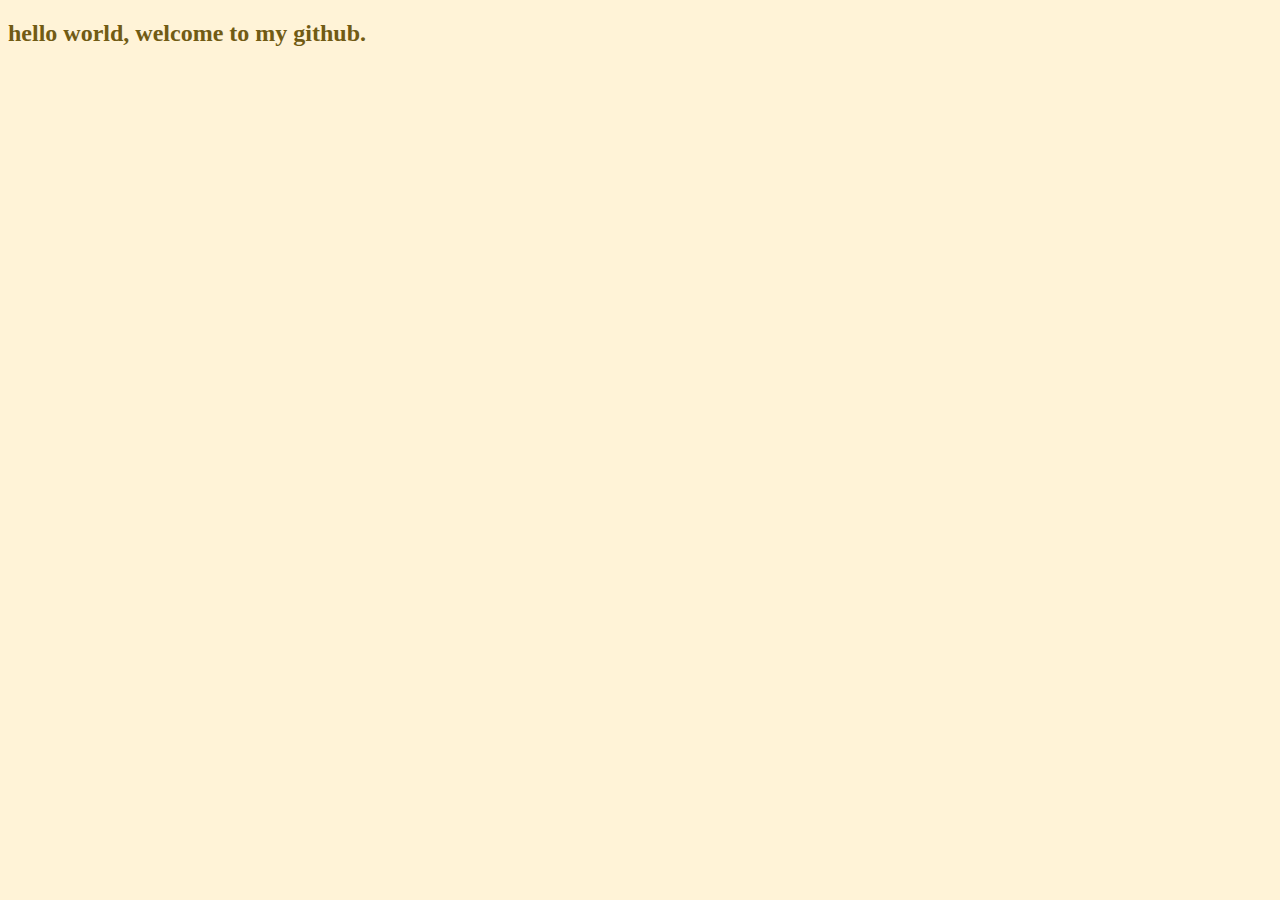
<file: home/index.html>
<!DOCTYPE html>
<html lang="en">
<head>
    <meta charset="UTF-8">
    <meta name="viewport" content="width=device-width, initial-scale=1.0">
    <title>yvesmango's github</title>
    <style>
body {
  background-color: rgb(255, 243, 215);
  color: #715B14;
}

    </style>
</head>
<h2>hello world, welcome to my github.</h2>
<body>
    
</body>
</html>
</file>
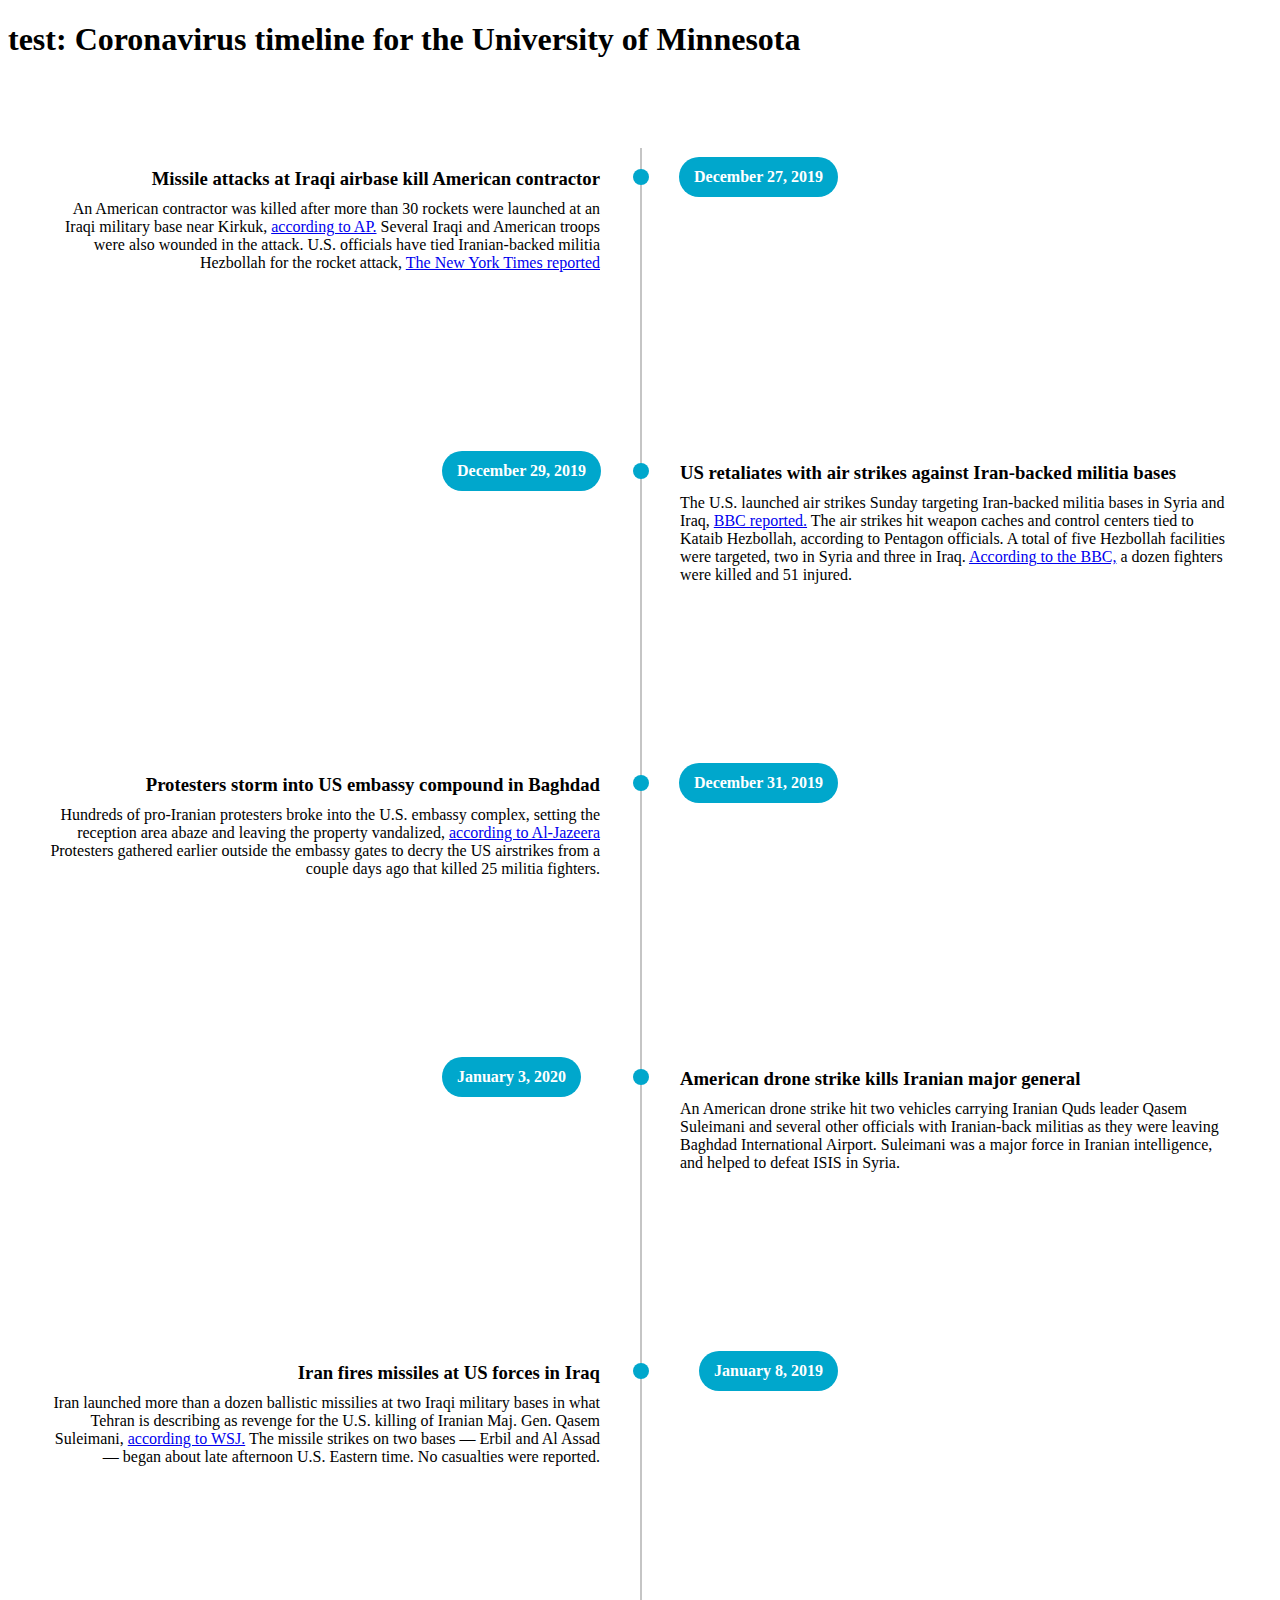
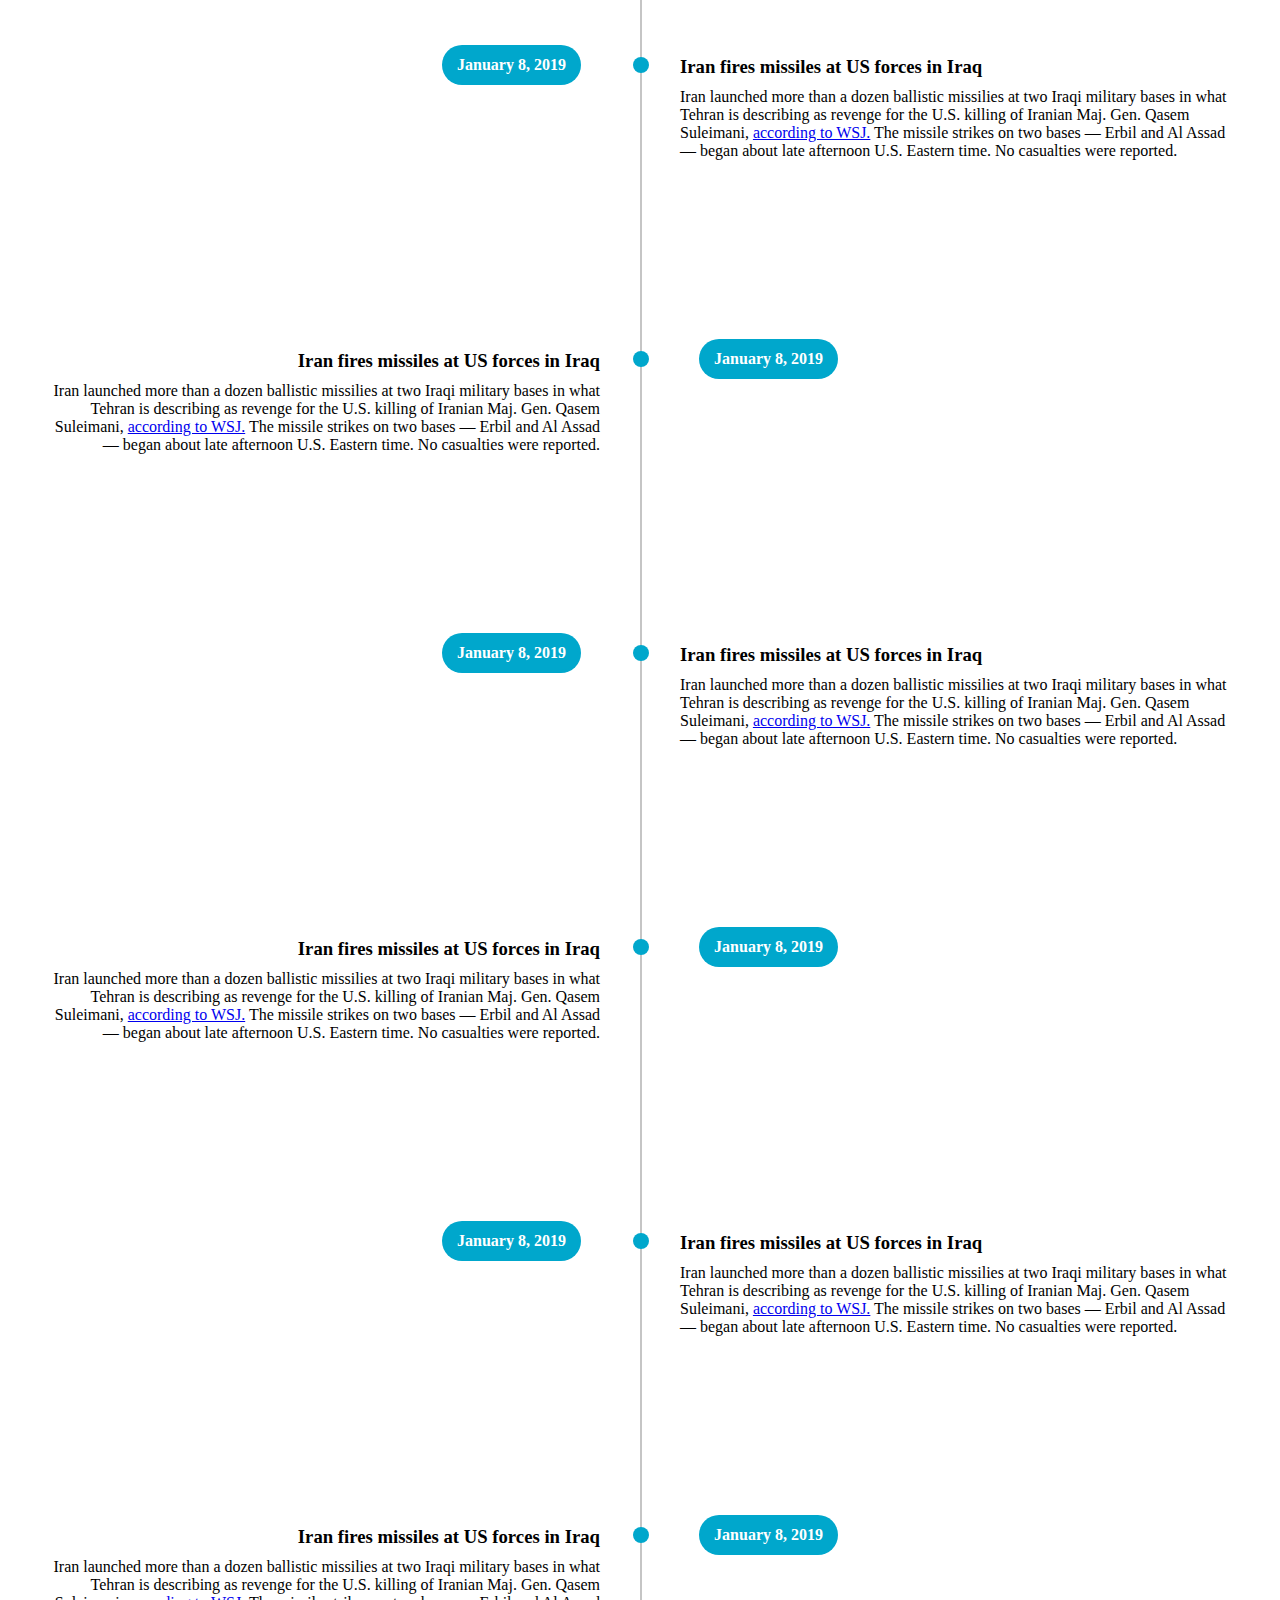
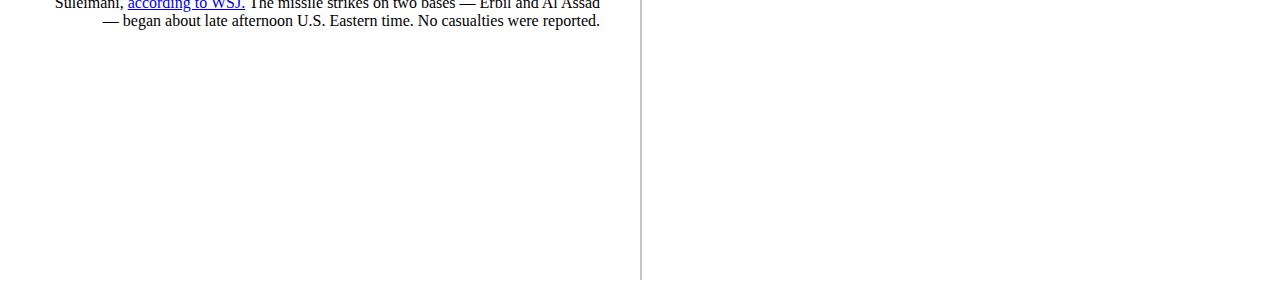
<file: timeline/index.html>
<!DOCTYPE html>
<html lang="en">
<head>
    <meta charset="UTF-8">
    <meta name="viewport" content="width=device-width, initial-scale=1.0">
    <meta http-equiv="X-UA-Compatible" content="ie=edge">
    <title>timeline</title>
    <link rel="stylesheet" type="text/css" href="style.css">
</head>
<body>
    <h1>test: Coronavirus timeline for the University of Minnesota</h1>
    <div class="timeline">
        <ul>
            <li>
                <div class="content">
                    <h3>Missile attacks at Iraqi airbase kill American contractor</h3>
                    <p>An American contractor was killed after more than 30 rockets were launched at an Iraqi military base near Kirkuk, <a href="https://apnews.com/98d69a07c6caaefe7d3b3dc4f4f1ca83" target=_blank">according to AP.</a> Several Iraqi and American troops were also wounded in the attack. U.S. officials have tied Iranian-backed militia Hezbollah for the rocket attack, <a href="https://www.nytimes.com/interactive/2020/01/03/world/middleeast/iraq-embassy-baghdad-airport-attack.html" target_=_blank">The New York Times reported</a></p>

                </div>
                <div class="time">
                    <h4>December 27, 2019</h4>
                </div>           
            </li>
            <li>
                <div class="content">
                    <h3>US retaliates with air strikes against Iran-backed militia bases</h3>
                    <p>The U.S. launched air strikes Sunday targeting Iran-backed militia bases in Syria and Iraq, <a href="https://www.bbc.com/news/world-middle-east-50941693" target=_blank">BBC reported.</a> The air strikes hit weapon caches and control centers tied to Kataib Hezbollah, according to Pentagon officials. A total of five Hezbollah facilities were targeted, two in Syria and three in Iraq. <a href="https://www.bbc.com/news/world-middle-east-50941693" target=_blank">According to the BBC,</a> a dozen fighters were killed and 51 injured.</p> 
                </div>
                <div class="time">
                    <h4>December 29, 2019</h4>
                </div>           
            </li>
            <li>
                <div class="content">
                    <h3>Protesters storm into US embassy compound in Baghdad</h3>
                    <p>Hundreds of pro-Iranian protesters broke into the U.S. embassy complex, setting the reception area abaze and leaving the property vandalized, <a href="https://www.aljazeera.com/news/2019/12/iraqi-protesters-attempt-storm-embassy-baghdad-191231090526066.html" target="_blank">according to Al-Jazeera</a> Protesters gathered earlier outside the embassy gates to decry the US airstrikes from a couple days ago that killed 25 militia fighters.</p>
                </div>
                <div class="time">
                    <h4>December 31, 2019</h4>
                </div>           
            </li>
            <li>
                <div class="content">
                    <h3>American drone strike kills Iranian major general</h3>
                    <p>An American drone strike hit two vehicles carrying Iranian Quds leader Qasem Suleimani and several other officials with Iranian-back militias as they were leaving Baghdad International Airport. Suleimani was a major force in Iranian intelligence, and helped to defeat ISIS in Syria.</p>
                </div>
                <div class="time">
                    <h4>January 3, 2020</h4>
                </div>           
            </li>
            <li>
                <div class="content">
                    <h3>Iran fires missiles at US forces in Iraq</h3>
                    <p>Iran launched more than a dozen ballistic missilies at two Iraqi military bases in what Tehran is describing as revenge for the U.S. killing of Iranian Maj. Gen. Qasem Suleimani, <a href="https://www.wsj.com/articles/stampede-at-funeral-procession-for-iranian-commander-kills-35-11578390888" target="_blank">according to WSJ.</a> The missile strikes on two bases — Erbil and Al Assad — began about late afternoon U.S. Eastern time. No casualties were reported.</p>
                </div>
                <div class="time">
                    <h4>January 8, 2019</h4>
                </div>
            </li>
            <li>
                <div class="content">
                    <h3>Iran fires missiles at US forces in Iraq</h3>
                    <p>Iran launched more than a dozen ballistic missilies at two Iraqi military bases in what Tehran is describing as revenge for the U.S. killing of Iranian Maj. Gen. Qasem Suleimani, <a href="https://www.wsj.com/articles/stampede-at-funeral-procession-for-iranian-commander-kills-35-11578390888" target="_blank">according to WSJ.</a> The missile strikes on two bases — Erbil and Al Assad — began about late afternoon U.S. Eastern time. No casualties were reported.</p>
                </div>
                <div class="time">
                    <h4>January 8, 2019</h4>
                </div>
            </li>
            <li>
                <div class="content">
                    <h3>Iran fires missiles at US forces in Iraq</h3>
                    <p>Iran launched more than a dozen ballistic missilies at two Iraqi military bases in what Tehran is describing as revenge for the U.S. killing of Iranian Maj. Gen. Qasem Suleimani, <a href="https://www.wsj.com/articles/stampede-at-funeral-procession-for-iranian-commander-kills-35-11578390888" target="_blank">according to WSJ.</a> The missile strikes on two bases — Erbil and Al Assad — began about late afternoon U.S. Eastern time. No casualties were reported.</p>
                </div>
                <div class="time">
                    <h4>January 8, 2019</h4>
                </div>
            </li>
            <li>
                <div class="content">
                    <h3>Iran fires missiles at US forces in Iraq</h3>
                    <p>Iran launched more than a dozen ballistic missilies at two Iraqi military bases in what Tehran is describing as revenge for the U.S. killing of Iranian Maj. Gen. Qasem Suleimani, <a href="https://www.wsj.com/articles/stampede-at-funeral-procession-for-iranian-commander-kills-35-11578390888" target="_blank">according to WSJ.</a> The missile strikes on two bases — Erbil and Al Assad — began about late afternoon U.S. Eastern time. No casualties were reported.</p>
                </div>
                <div class="time">
                    <h4>January 8, 2019</h4>
                </div>
            </li>
            <li>
                <div class="content">
                    <h3>Iran fires missiles at US forces in Iraq</h3>
                    <p>Iran launched more than a dozen ballistic missilies at two Iraqi military bases in what Tehran is describing as revenge for the U.S. killing of Iranian Maj. Gen. Qasem Suleimani, <a href="https://www.wsj.com/articles/stampede-at-funeral-procession-for-iranian-commander-kills-35-11578390888" target="_blank">according to WSJ.</a> The missile strikes on two bases — Erbil and Al Assad — began about late afternoon U.S. Eastern time. No casualties were reported.</p>
                </div>
                <div class="time">
                    <h4>January 8, 2019</h4>
                </div>
            </li>
            <li>
                <div class="content">
                    <h3>Iran fires missiles at US forces in Iraq</h3>
                    <p>Iran launched more than a dozen ballistic missilies at two Iraqi military bases in what Tehran is describing as revenge for the U.S. killing of Iranian Maj. Gen. Qasem Suleimani, <a href="https://www.wsj.com/articles/stampede-at-funeral-procession-for-iranian-commander-kills-35-11578390888" target="_blank">according to WSJ.</a> The missile strikes on two bases — Erbil and Al Assad — began about late afternoon U.S. Eastern time. No casualties were reported.</p>
                </div>
                <div class="time">
                    <h4>January 8, 2019</h4>
                </div>
            </li>
            <li>
                <div class="content">
                    <h3>Iran fires missiles at US forces in Iraq</h3>
                    <p>Iran launched more than a dozen ballistic missilies at two Iraqi military bases in what Tehran is describing as revenge for the U.S. killing of Iranian Maj. Gen. Qasem Suleimani, <a href="https://www.wsj.com/articles/stampede-at-funeral-procession-for-iranian-commander-kills-35-11578390888" target="_blank">according to WSJ.</a> The missile strikes on two bases — Erbil and Al Assad — began about late afternoon U.S. Eastern time. No casualties were reported.</p>
                </div>
                <div class="time">
                    <h4>January 8, 2019</h4>
                </div>
            </li>
            <div style="clear: both;">
            </div>
        </ul>

    </div>
    
</body>
</html>
</file>
<file: timeline/style.css>
@import url('https://fonts.googleapis.com/css?family=Frank+Ruhl+Libre:400,500,700&display=swap');
{
    margin: 0;
    padding: 0;
    font-family: 'Lora', serif;
}
.timeline
{
    position: relative;
    margin: 50px auto;
    padding: 40px 0;
    width: auto;
    box-sizing: border-box;
}
.timeline::before
{
    content: '';
    position: absolute;
    left: 50%;
    width: 2px;
    height: 100%;
    background: #c5c5c5;
}
.timeline ul
{
    margin: 0;
    padding: 0;
}
.timeline ul li
{
    list-style: none;
    position: relative;
    width: 50%;
    padding: 20px 40px;
    box-sizing: border-box;
}
.timeline ul li:nth-child(odd)
{
    float: left;
    text-align: right;
    clear: both;
}
.timeline ul li:nth-child(even)
{
    float: right;
    text-align: left;
    clear: both;
}
.content
{
    padding-bottom: 150px;
}
.timeline ul li:nth-child(odd):before
{
    content: '';
    position: absolute;
    top: 24px;
    right: -6px;
    width: 10px;
    height: 10px;
    background: rgb(0, 167, 204);
    border-radius: 50%;
    box-shadow: 0 0 0 3px rgb(0, 167, 204);
}
.timeline ul li:nth-child(even):before
{
    content: '';
    position: absolute;
    top: 24px;
    left: -4px;
    width: 10px;
    height: 10px;
    background: rgb(0, 167, 204);
    border-radius: 50%;
    box-shadow: 0 0 0 3px rgb(0, 167, 204);
}
.timeline ul li h3
{
    margin: 0;
    padding: 0;
    font-weight: 600;
}
.timeline ul li p
{
    margin: 10px 0 0;
    padding: 0;
}
.timeline ul li .time h4
{
    margin: 0;
    padding: 0;
}

.timeline ul li:nth-child(odd) .time
{
    position: absolute;
    top: 12px;
    right: -195px;
    margin: 0;
    padding: 8px 12px;
    background: rgb(0, 167, 204);
    color: #fff;
    border-radius: 50px;
    box-shadow: 0 0 0 3px rgb(0, 167, 204);
}
.timeline ul li:nth-child(even) .time
{
    position: absolute;
    top: 12px;
    left: -195px;
    margin: 0;
    padding: 8px 12px;
    background: rgb(0, 167, 204);
    color: #fff;
    border-radius: 50px;
    box-shadow: 0 0 0 3px rgb(0, 167, 204);
}
@media (max-width: 1000px)
{
    .timeline
    {
        width: 100%;
    }
}
@media (max-width: 767px)
{

    }
    .timeline
    {
        width: 100%;
    }
}
</file>
